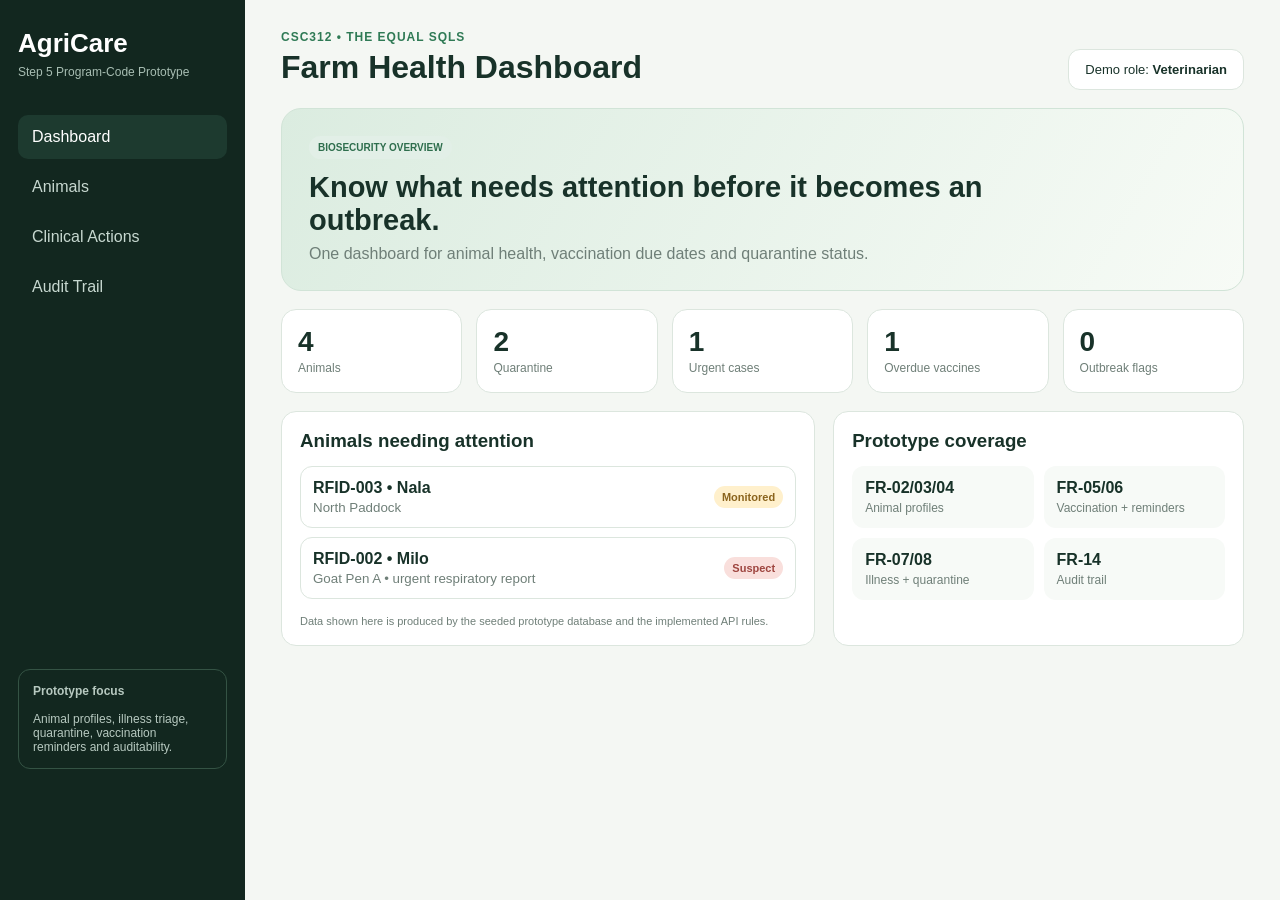
<file: docs/prototype_snapshot.html>
<!doctype html><html><head><meta charset='utf-8'><style>
@page{size:1440px 900px;margin:0}*{box-sizing:border-box}body{margin:0;font-family:Arial,sans-serif;background:#f4f7f3;color:#183229}.shell{display:grid;grid-template-columns:245px 1fr;height:900px}.side{background:#12271f;color:white;padding:28px 18px}.brand{font-size:26px;font-weight:700;margin-bottom:6px}.sub{color:#a8beb3;font-size:12px;margin-bottom:36px}.nav{padding:13px 14px;border-radius:10px;color:#c7d8d0;margin:6px 0}.nav.on{background:#1d3a2f;color:white}.note{border:1px solid #345344;border-radius:12px;padding:14px;margin-top:360px;color:#b7c9c0;font-size:12px}.main{padding:30px 36px}.top{display:flex;justify-content:space-between;align-items:center}.eyebrow{color:#2f7a55;font-size:12px;font-weight:bold;letter-spacing:1px}.top h1{margin:5px 0 22px}.role{border:1px solid #dce6de;background:white;border-radius:12px;padding:12px 16px;font-size:13px}.hero{background:linear-gradient(120deg,#dbece0,#f7fbf6);border:1px solid #d1e4d7;border-radius:20px;padding:27px}.pill{display:inline-block;background:#e2efe7;color:#2e6e4d;border-radius:999px;padding:6px 9px;font-size:10px;font-weight:bold}.hero h2{font-size:29px;margin:12px 0 8px;max-width:750px}.hero p{margin:0;color:#6f7f78}.metrics{display:grid;grid-template-columns:repeat(5,1fr);gap:14px;margin:18px 0}.metric,.card{background:white;border:1px solid #dce6de;border-radius:15px}.metric{padding:16px}.metric b{font-size:28px;display:block}.metric span{font-size:12px;color:#6f7f78}.grid{display:grid;grid-template-columns:1.3fr 1fr;gap:18px}.card{padding:18px}.card h3{margin:0 0 14px}.row{display:flex;justify-content:space-between;align-items:center;border:1px solid #dce6de;border-radius:12px;padding:12px;margin:9px 0}.row small{display:block;color:#6f7f78;margin-top:3px}.status{padding:5px 8px;border-radius:999px;font-size:11px;font-weight:bold}.monitored{background:#fff0cc;color:#8b641d}.suspect{background:#f9dfdc;color:#9e453f}.coverage{display:grid;grid-template-columns:1fr 1fr;gap:10px}.coverage div{background:#f7faf7;border-radius:12px;padding:13px}.coverage b,.coverage span{display:block}.coverage span{font-size:12px;color:#6f7f78;margin-top:4px}.foot{font-size:11px;color:#6f7f78;margin-top:16px}
</style></head><body><div class='shell'><aside class='side'><div class='brand'>AgriCare</div><div class='sub'>Step 5 Program-Code Prototype</div><div class='nav on'>Dashboard</div><div class='nav'>Animals</div><div class='nav'>Clinical Actions</div><div class='nav'>Audit Trail</div><div class='note'><b>Prototype focus</b><br><br>Animal profiles, illness triage, quarantine, vaccination reminders and auditability.</div></aside><main class='main'><div class='top'><div><div class='eyebrow'>CSC312 • THE EQUAL SQLS</div><h1>Farm Health Dashboard</h1></div><div class='role'>Demo role: <b>Veterinarian</b></div></div><section class='hero'><span class='pill'>BIOSECURITY OVERVIEW</span><h2>Know what needs attention before it becomes an outbreak.</h2><p>One dashboard for animal health, vaccination due dates and quarantine status.</p></section><div class='metrics'><div class='metric'><b>4</b><span>Animals</span></div><div class='metric'><b>2</b><span>Quarantine</span></div><div class='metric'><b>1</b><span>Urgent cases</span></div><div class='metric'><b>1</b><span>Overdue vaccines</span></div><div class='metric'><b>0</b><span>Outbreak flags</span></div></div><div class='grid'><div class='card'><h3>Animals needing attention</h3><div class='row'><div><b>RFID-003 • Nala</b><small>North Paddock</small></div><span class='status monitored'>Monitored</span></div><div class='row'><div><b>RFID-002 • Milo</b><small>Goat Pen A • urgent respiratory report</small></div><span class='status suspect'>Suspect</span></div><div class='foot'>Data shown here is produced by the seeded prototype database and the implemented API rules.</div></div><div class='card'><h3>Prototype coverage</h3><div class='coverage'><div><b>FR-02/03/04</b><span>Animal profiles</span></div><div><b>FR-05/06</b><span>Vaccination + reminders</span></div><div><b>FR-07/08</b><span>Illness + quarantine</span></div><div><b>FR-14</b><span>Audit trail</span></div></div></div></div></main></div></body></html>
</file>
